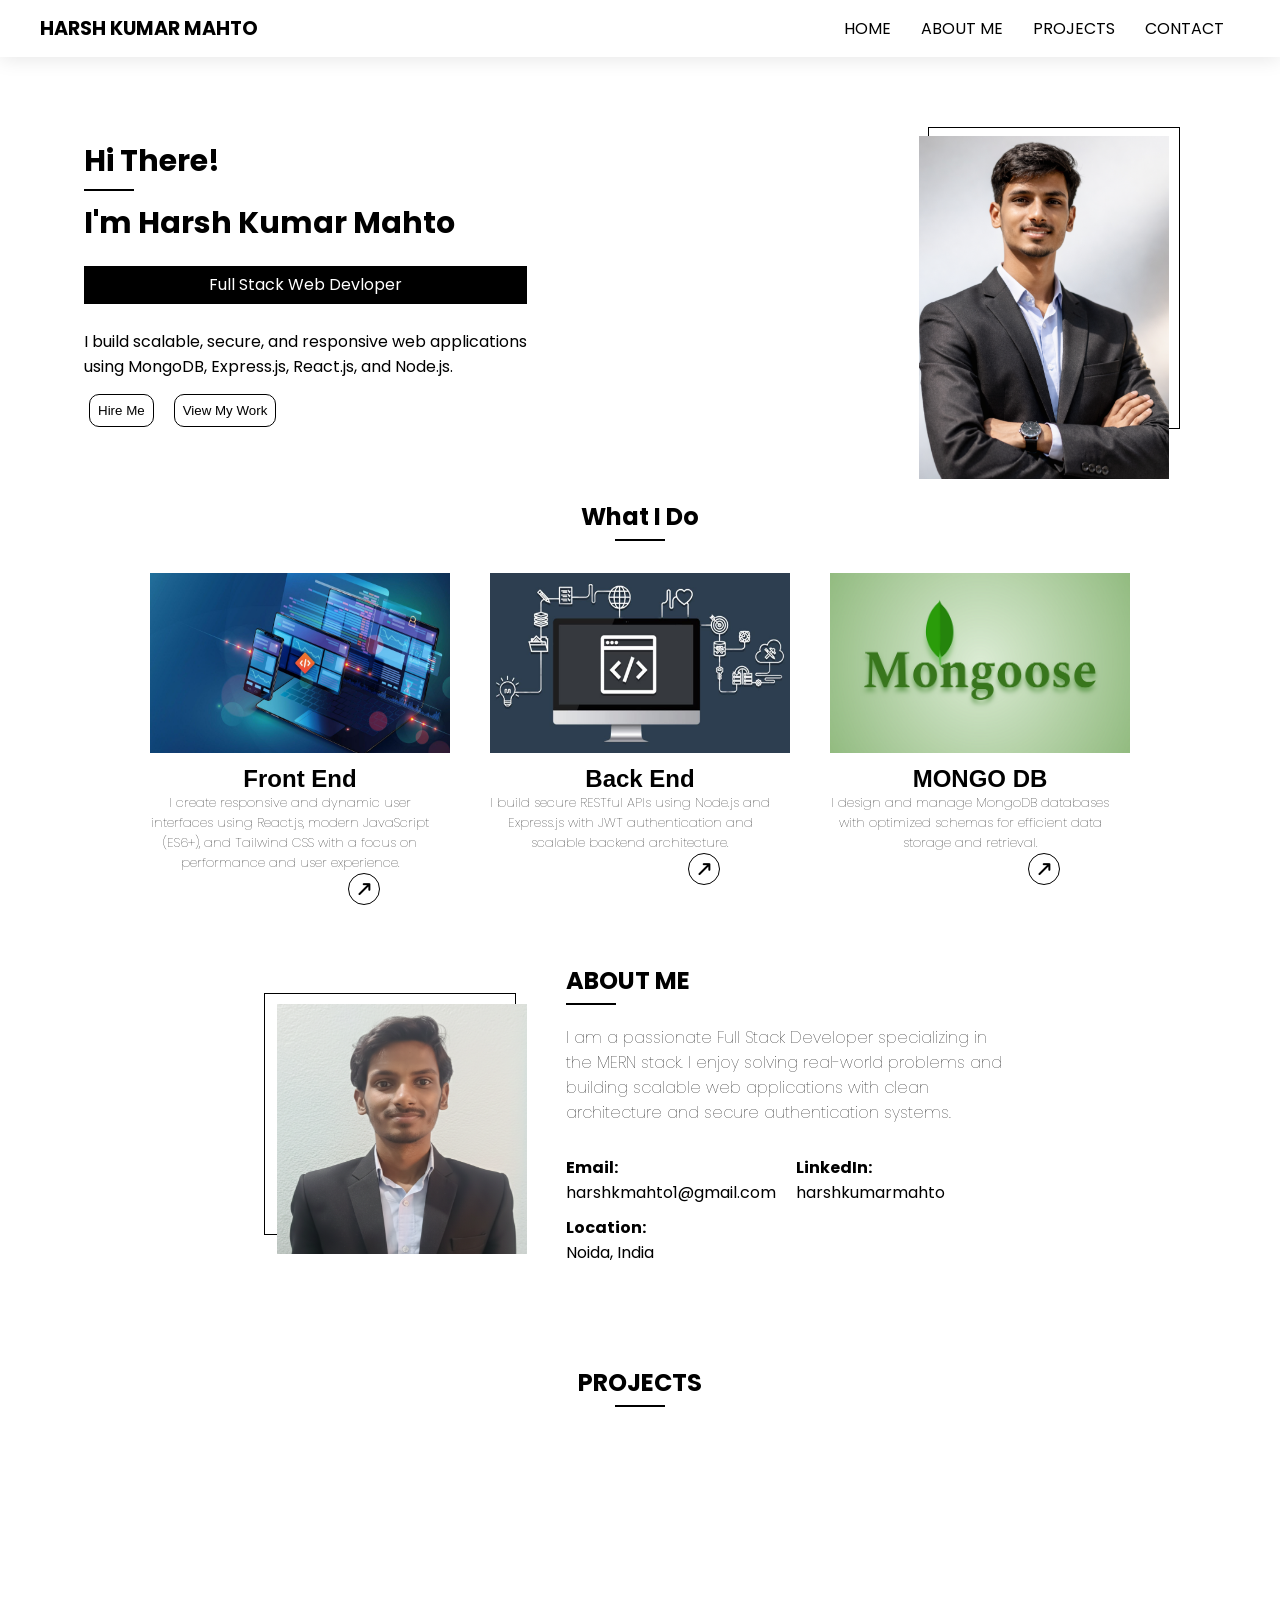
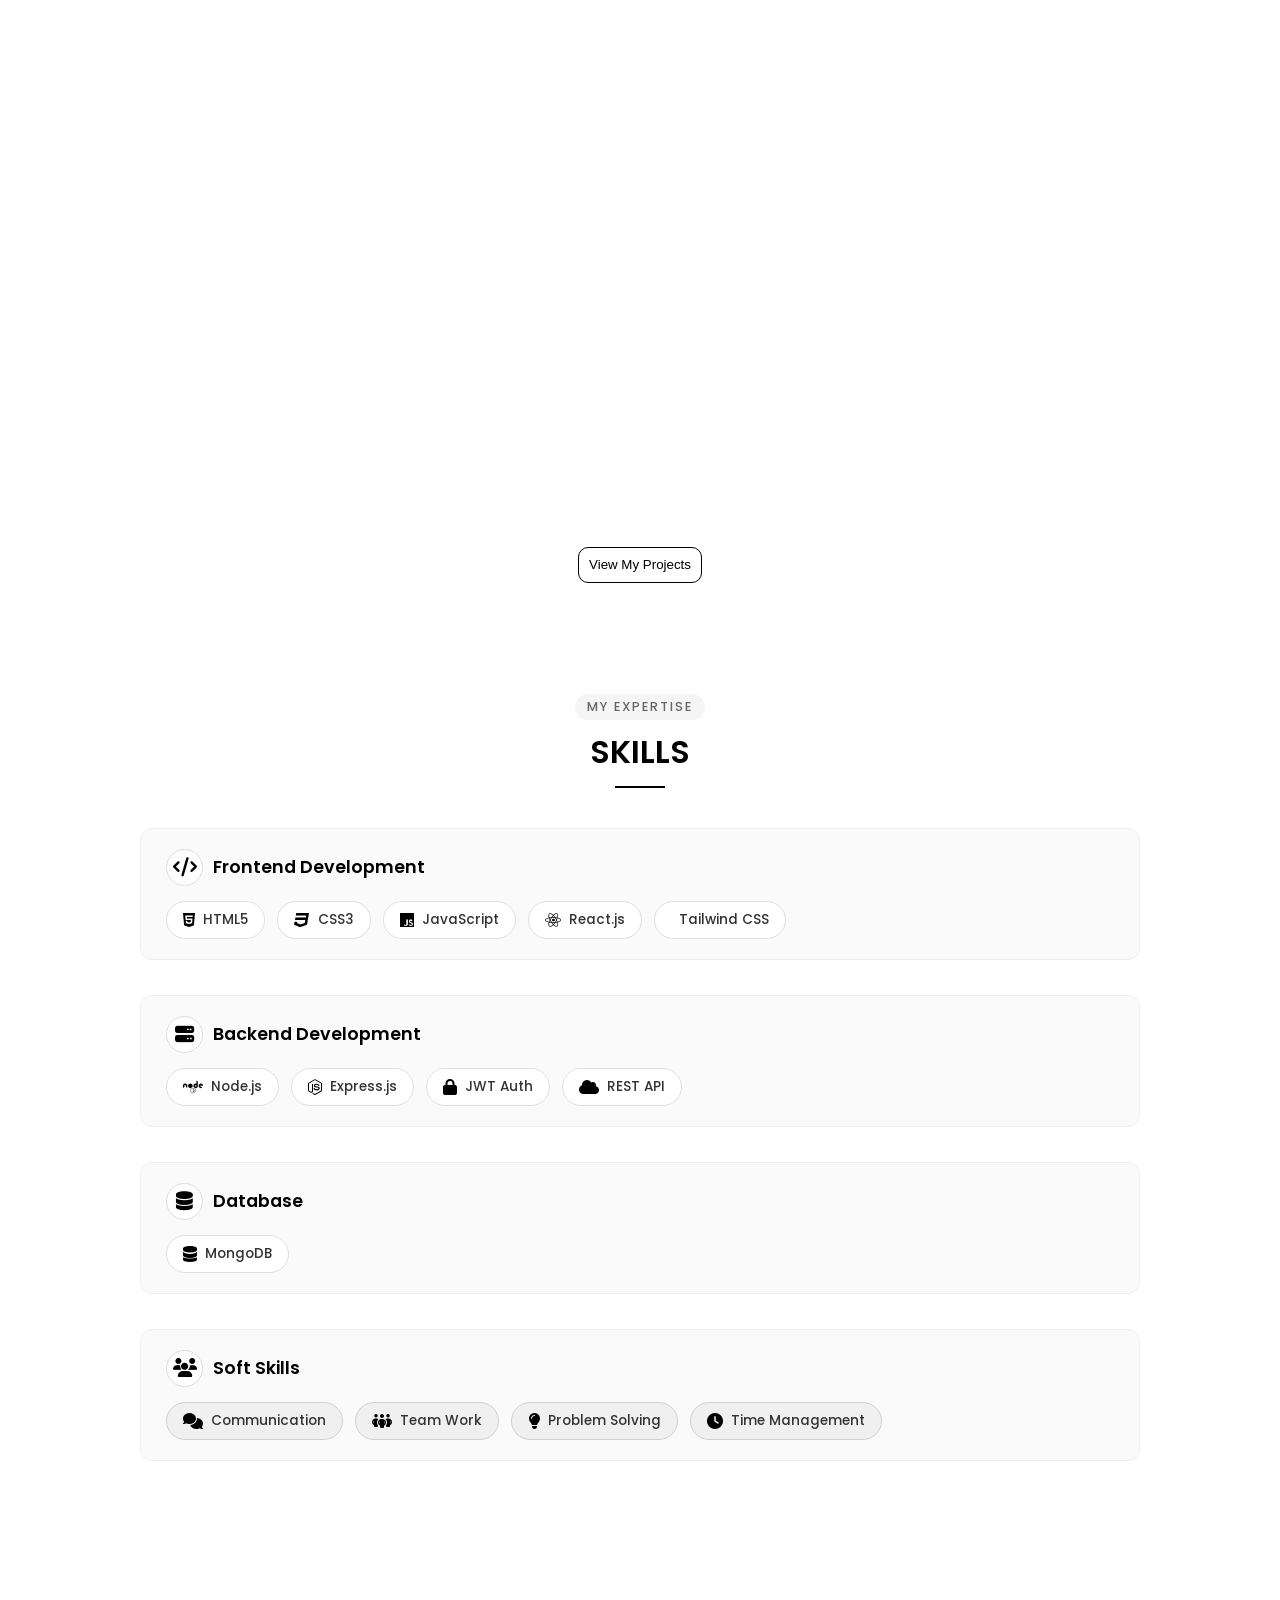
<file: index.html>
<!DOCTYPE html>
<html lang="en">
<head>
    <meta charset="UTF-8">
    <meta name="viewport" content="width=device-width, initial-scale=1.0">
    <title>Harsh Kumar Mahto</title>
    <link rel="stylesheet" href="style.css">
    <link rel="stylesheet" href="https://cdnjs.cloudflare.com/ajax/libs/font-awesome/6.5.1/css/all.min.css">
    <link href="https://fonts.googleapis.com/css2?family=Poppins:wght@300;400;600;700&display=swap" rel="stylesheet">
    <link href="https://unpkg.com/aos@2.3.4/dist/aos.css" rel="stylesheet">
</head>
<body>
    <nav>
        <div class="nav-container">
       <a href="/index.html"> <p id="logo">HARSH KUMAR MAHTO</p> </a>
        <div class="link">
            <a href="/index.html"><p>HOME</p> </a>
           <a href="#about-me"> <p>ABOUT ME</p> </a>
           <a href="/projects.html"> <p>PROJECTS</p> </a>
           <a href="contact.html"> <p>CONTACT</p> </a>
        </div>
        </div>
    </nav>

    <section class="hero" data-aos="fade-in">
        <div class="hero-txt" >
            <div class="name">
               <p class="hero-para">Hi There!</p> 
               <p class="border"></p>
               <p class="hero-para">I'm Harsh Kumar Mahto</p>
            <div id="me">Full Stack Web Devloper</div>  
            </div>
            <div class="me-intro">
          <p >
            I build scalable, secure, and responsive web applications
          </p>  
          <p >
            using MongoDB, Express.js, React.js, and Node.js.
          </p>  
          </div>
        <div class="hero-btn">
            <a href="contact.html"> <button id="hire">Hire Me</button></a>
            <a href="projects.html"> <button id="work">View My Work</button></a>
        </div>  

        </div>
        <div class="hero-img" data-aos="zoom-in">
            <div class="hero-img2">
                <img src="asset/Harsh.png" alt="Harsh">
            </div>
        </div>

    </section>

        <!-- what i do -->

    <section class="do" data-aos="zoom-in">
        <div class="do-container">
        <div class="do-heading">
            <h2>What I Do</h2>
            <p class="do-border"></p>
        </div>
        <div class="do-box">
            <div class="do-box1">
                <img src="asset/frontend-img.jpg" alt="">
                <h2>Front End</h2>
                <p>I create responsive and dynamic user interfaces using React.js, modern JavaScript (ES6+), and Tailwind CSS with a focus on performance and user experience.</p>
                <div class="dobox-arrow">
                    <i class="fa-solid fa-arrow-right-long"></i>
                </div>

            </div>


            <div class="do-box2">
                 <img src="asset/backend.jpg" alt="">
                <h2>Back End</h2>
                <p>I build secure RESTful APIs using Node.js and Express.js with JWT authentication and scalable backend architecture.</p>
                <div class="dobox-arrow">
                    <i class="fa-solid fa-arrow-right-long"></i>
                </div>
            </div>

            <div class="do-box3">
                 <img src="asset/mongo.png" alt="">
                <h2>MONGO DB</h2>
                <p>I design and manage MongoDB databases with optimized schemas for efficient data storage and retrieval.</p>
                <div class="dobox-arrow">
                    <i class="fa-solid fa-arrow-right-long"></i>
                </div>
            </div>
        </div>

        </div>
    </section>

        <!-- About Me -->

    <section class="about" id="about-me">
        <div class="about-img">
            <div class="about-img2">
            <img src="asset/harsh3.png" alt="Harsh">
            </div>
        </div>
        <div class="about-me">
            <div class="about-heading">
                <h2>ABOUT ME</h2>
                <p class="about-border"></p>
            </div>

            <p id="about-para">
                I am a passionate Full Stack Developer specializing in the MERN stack. I enjoy solving real-world problems and building scalable web applications with clean architecture and secure authentication systems.
            </p>
            <div class="about-box">

            <div class="about-box1">
                <h4>Email:</h4>
                <p>
                    <a href="mailto:harshkmahto1@gmail.com">
                        harshkmahto1@gmail.com
                    </a>
                </p>
            </div>

            <div class="about-box2">
                <h4>LinkedIn:</h4>
                <p>
                    <a href="https://linkedin.com/in/harshkumarmahto" target="_blank">
                        harshkumarmahto
                    </a>
                </p>
            </div>

            <div class="about-box3">
                <h4>Location:</h4>
                <p>Noida, India</p>
            </div>

        </div>
        </div>
    </section>

            <!-- Projects -->

    <section class="project" data-aos="fade-in">
        <div class="project-heading">
             <h2>PROJECTS</h2>
             <p class="do-border"></p>
        </div>
        <div class="project-box">
            <!-- 1card -->
            <div class="project-card" data-aos="zoom-in">
                <div class="project-inner">

                    <!-- Front Side -->
                    <div class="project-front">
                        <img src="asset/ecommerce.jpeg" alt="ecommerce">
                        <h2>E-Commerce App</h2>
                    </div>

                    <!-- Back Side -->
                    <div class="project-back">
                        <h3>MERN Stack Project</h3>
                        <p>JWT Auth • Admin Panel • Payment Integration</p>
                     <a href="">   <button>View Live</button> </a>
                    </div>

                </div>
            </div>
             <div class="project-card" data-aos="zoom-in">
                <div class="project-inner">

                    <!-- Front Side -->
                    <div class="project-front">
                        <img src="asset/movies.png" alt="movie-mania">
                        <h2>MOVIE MANIA</h2>
                    </div>

                    <!-- Back Side -->
                    <div class="project-back">
                        <h3>FRONTEND PROJECT</h3>
                        <p>API intigration • Movie Detail • Search and Filter</p>
                       <a href="https://movie-mania-pink.vercel.app/">   <button>View Live</button> </a>
                    </div>

                </div>
            </div>

             <!-- <div class="project-card" data-aos="zoom-in">
                <div class="project-inner">

                    <div class="project-front">
                        <img src="asset/ecommerce.jpeg" alt="ecommerce">
                        <h2>E-Commerce App</h2>
                    </div>

                    <div class="project-back">
                        <h3>MERN Stack Project</h3>
                        <p>JWT Auth • Admin Panel • Payment Integration</p>
                        <a href="">   <button>View Live</button> </a>
                    </div>

                </div>
            </div> -->
            
            <div class="project-card" data-aos="zoom-in">
                <div class="project-inner">

                    <!-- Front Side -->
                    <div class="project-front">
                        <img src="asset/pixora.jpg" alt="pixora">
                        <h2>PIXORA</h2>
                    </div>

                    <!-- Back Side -->
                    <div class="project-back">
                        <h3>MERN Stack Project</h3>
                        <p>JWT Auth • Admin Panel • Payment Integration</p>
                        <a href="https://pixora-mern.vercel.app/">   <button>View Live</button> </a>
                    </div>

                </div>
            </div>
        </div>
        <div class="project-heading">
            <a href="/projects.html">   <button>View My Projects</button> </a>
        </div>
    </section>

            <!-- Skills -->

   

    <!-- Skills Section -->
<section class="skill-section" data-aos="fade-up">
    <div class="skill-header">
        <span class="skill-subtitle">MY EXPERTISE</span>
        <h2>SKILLS </h2>
        <div class="header-border"></div>
    </div>

    <div class="skills-container">

        <!-- Frontend Development -->
        <div class="skill-category">
            <div class="category-title">
                <i class="fa-solid fa-code"></i>
                <h3>Frontend Development</h3>
            </div>
            <div class="skill-grid">
                <div class="skill-item">
                    <i class="fa-brands fa-html5"></i>
                    <span>HTML5</span>
                </div>
                <div class="skill-item">
                    <i class="fa-brands fa-css3"></i>
                    <span>CSS3</span>
                </div>
                <div class="skill-item">
                    <i class="fa-brands fa-js"></i>
                    <span>JavaScript</span>
                </div>
                <div class="skill-item">
                    <i class="fa-brands fa-react"></i>
                    <span>React.js</span>
                </div>
                <div class="skill-item">
                    <i class="fa-brands fa-tailwind-css"></i>
                    <span>Tailwind CSS</span>
                </div>
            </div>
        </div>

        <!-- Backend Development -->
        <div class="skill-category">
            <div class="category-title">
                <i class="fa-solid fa-server"></i>
                <h3>Backend Development</h3>
            </div>
            <div class="skill-grid">
                <div class="skill-item">
                    <i class="fa-brands fa-node"></i>
                    <span>Node.js</span>
                </div>
                <div class="skill-item">
                    <i class="fa-brands fa-node-js"></i>
                    <span>Express.js</span>
                </div>
                <div class="skill-item">
                    <i class="fa-solid fa-lock"></i>
                    <span>JWT Auth</span>
                </div>
                <div class="skill-item">
                    <i class="fa-solid fa-cloud"></i>
                    <span>REST API</span>
                </div>
            </div>
        </div>

        <!-- Database -->
        <div class="skill-category">
            <div class="category-title">
                <i class="fa-solid fa-database"></i>
                <h3>Database</h3>
            </div>
            <div class="skill-grid">
                <div class="skill-item">
                    <i class="fa-solid fa-database"></i>
                    <span>MongoDB</span>
                </div>
               
            </div>
        </div>

        <!-- Soft Skills -->
        <div class="skill-category">
            <div class="category-title">
                <i class="fa-solid fa-users"></i>
                <h3>Soft Skills</h3>
            </div>
            <div class="skill-grid soft-skills">
                <div class="skill-item soft">
                    <i class="fa-solid fa-comments"></i>
                    <span>Communication</span>
                </div>
                <div class="skill-item soft">
                    <i class="fa-solid fa-people-group"></i>
                    <span>Team Work</span>
                </div>
                <div class="skill-item soft">
                    <i class="fa-solid fa-lightbulb"></i>
                    <span>Problem Solving</span>
                </div>
                <div class="skill-item soft">
                    <i class="fa-solid fa-clock"></i>
                    <span>Time Management</span>
                </div>
            </div>
        </div>

    </div>
</section>

    <footer>
        <div class="footer-container" data-aos="zoom-in">
            <div class="footer-left">
                <h1>HARSH KUMAR MAHTO</h1>
                 <div id="me">Full Stack Web Devloper</div> 
                 <p>I build scalable, secure, and responsive web applications 
                    </p>
                    <p>using MongoDB, Express.js, React.js, and Node.js.</p>

            </div>
            <div class="footer-right">
                <div class="mail"><i class="fa-regular fa-envelope"></i>
                <a href="">harskmahto1@gmail.com</a>
                </div>
                <div class="linkedin"><i class="fa-brands fa-linkedin"></i> 
                    <a href="https://linkedin.com/in/harshkumarmahto">harshkmahto</a> 
                </div>
                <div class="git"><i class="fa-brands fa-github"></i>
                <a href="">harshkmahto</a>
            </div>

            </div>
        </div>
    </footer>

    <div class="top">
        <div class="arrow-top">
            <i class="fa-solid fa-angle-up"></i>
        </div>
    </div>
    <script src="https://unpkg.com/aos@2.3.4/dist/aos.js"></script>
<script src="script.js">
  
</script>

</body>
</html>
</file>
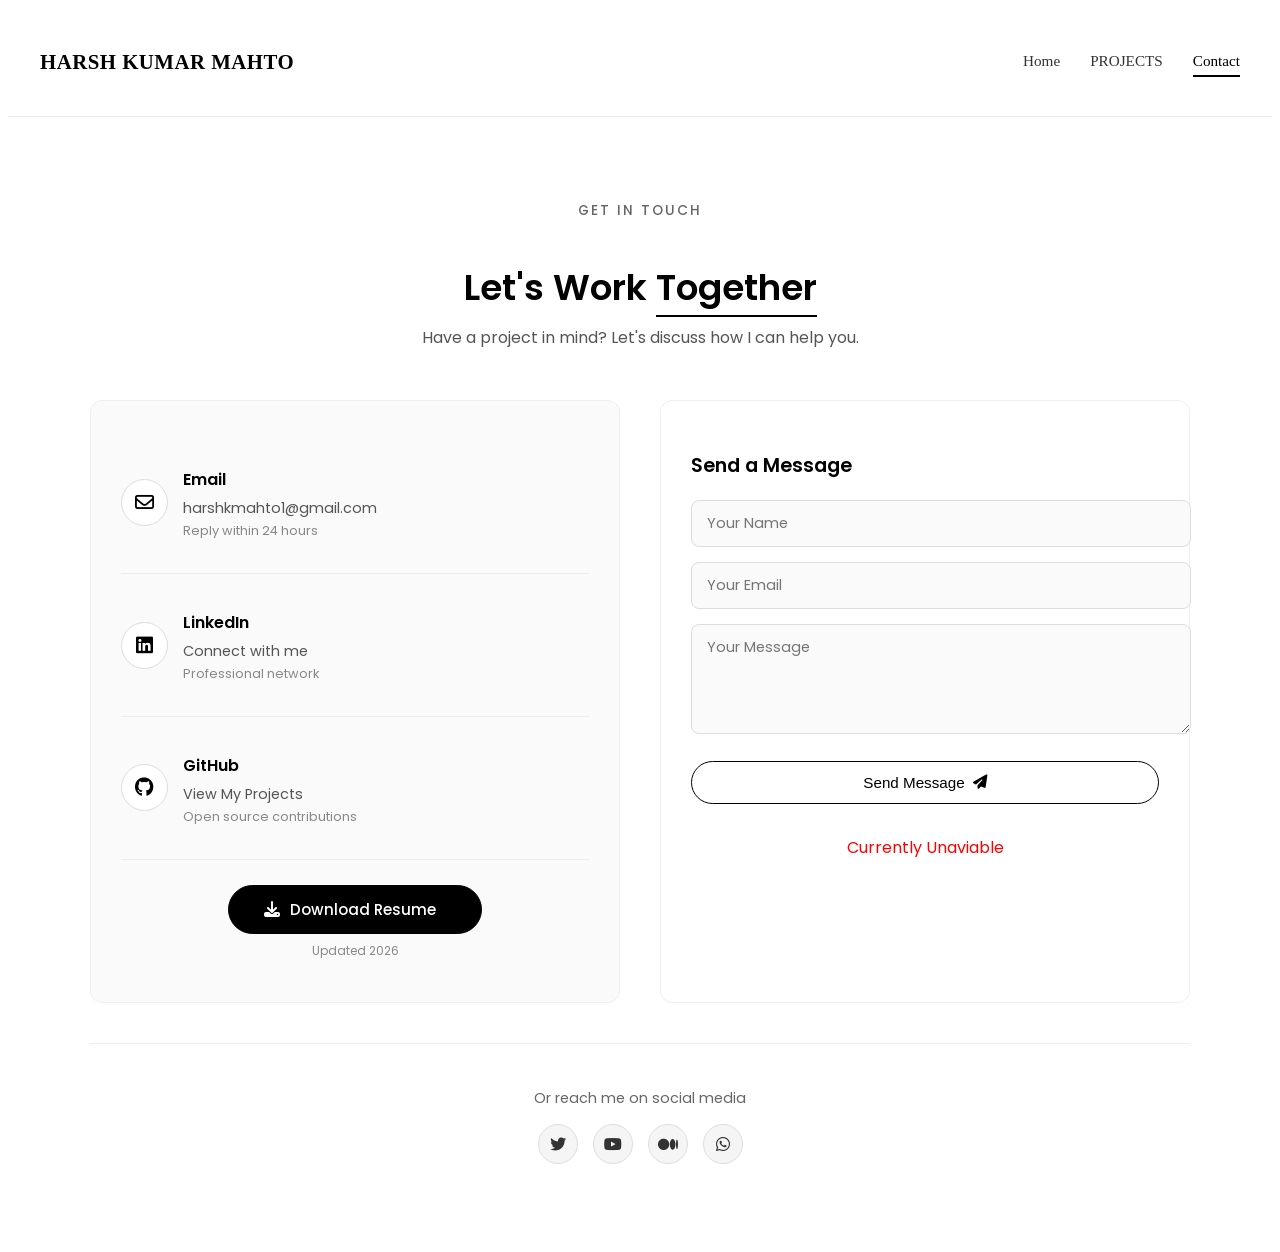
<file: contact.html>
<!DOCTYPE html>
<html lang="en">
<head>
    <meta charset="UTF-8">
    <title>Contact - Harsh Kumar Mahto</title>
    <link rel="stylesheet" href="contact.css">
    <link rel="stylesheet" href="https://cdnjs.cloudflare.com/ajax/libs/font-awesome/6.5.1/css/all.min.css">
    <link href="https://fonts.googleapis.com/css2?family=Poppins:wght@300;400;500;600;700&display=swap" rel="stylesheet">
    <link href="https://unpkg.com/aos@2.3.4/dist/aos.css" rel="stylesheet">
</head>
<body>

    <nav>
        <div class="nav-container">
            <a href="index.html">
                <p id="logo">HARSH KUMAR MAHTO</p>
            </a>
            <div class="link">
                <a href="index.html">Home</a>
                <a href="projects.html">PROJECTS</a>
                <a href="contact.html" class="active">Contact</a>
            </div>
        </div>
    </nav>

    <section class="contact-section" data-aos="fade-up">
        <div class="contact-container">

            <div class="section-header">
                <span class="section-subtitle">GET IN TOUCH</span>
                <h2>Let's Work <span class="highlight">Together</span></h2>
                <p class="section-desc">Have a project in mind? Let's discuss how I can help you.</p>
                <div class="header-border"></div>
            </div>

            <div class="contact-content">
                <!-- Left Side - Contact Info -->
                <div class="contact-info" data-aos="fade-right">
                    <div class="contact-card">
                        <div class="card-icon">
                            <i class="fa-regular fa-envelope"></i>
                        </div>
                        <div class="card-details">
                            <h3>Email</h3>
                            <a href="mailto:harshkmahto1@gmail.com">harshkmahto1@gmail.com</a>
                            <p class="response-time">Reply within 24 hours</p>
                        </div>
                    </div>

                    <div class="contact-card">
                        <div class="card-icon">
                            <i class="fa-brands fa-linkedin"></i>
                        </div>
                        <div class="card-details">
                            <h3>LinkedIn</h3>
                            <a href="https://linkedin.com/in/harshkumarmahto" target="_blank">Connect with me</a>
                            <p class="response-time">Professional network</p>
                        </div>
                    </div>

                    <div class="contact-card">
                        <div class="card-icon">
                            <i class="fa-brands fa-github"></i>
                        </div>
                        <div class="card-details">
                            <h3>GitHub</h3>
                            <a href="https://github.com/harshkmahto" target="_blank">View My Projects</a>
                            <p class="response-time">Open source contributions</p>
                        </div>
                    </div>

                    <!-- Download Resume Button -->
                    <div class="resume-download">
                        <a href="https://drive.google.com/file/d/14fKAZw-QrbLEdLTntDaZyGSt6T5nCrjE/view?usp=drivesdk" download class="resume-btn">
                            <i class="fa-solid fa-download"></i>
                            Download Resume
                            <span class="btn-highlight"></span>
                        </a>
                        <p class="resume-info">  Updated 2026</p>
                    </div>
                </div>

                <!-- Right Side - Quick Contact Form -->
                <div class="quick-contact" data-aos="fade-left">
                    <h3>Send a Message</h3>
                    <form class="contact-form">
                        <div class="form-group">
                            <input type="text" placeholder="Your Name" required>
                            <span class="focus-border"></span>
                        </div>
                        <div class="form-group">
                            <input type="email" placeholder="Your Email" required>
                            <span class="focus-border"></span>
                        </div>
                        <div class="form-group">
                            <textarea rows="4" placeholder="Your Message" required></textarea>
                            <span class="focus-border"></span>
                        </div>
                        <button type="submit" class="send-btn">
                            Send Message
                            <i class="fa-solid fa-paper-plane"></i>
                        </button>
                        <p id="temp-para">Currently Unaviable </p>
                    </form>
                </div>
            </div>

            <!-- Alternative Contact Options -->
            <div class="alt-contact" data-aos="fade-up">
                <p class="alt-text">Or reach me on social media</p>
                <div class="social-links">
                    <a href="https://x.com/harsh_k_mahto" class="social-link" title="Twitter">
                        <i class="fa-brands fa-twitter"></i>
                    </a>
                    <a href="#" class="social-link" title="Instagram">
                        <i class="fa-brands fa-youtube"></i>
                    </a>
                    <a href="#" class="social-link" title="Medium">
                        <i class="fa-brands fa-medium"></i>
                    </a>
                    <a href="#" class="social-link" title="WhatsApp">
                        <i class="fa-brands fa-whatsapp"></i>
                    </a>
                </div>
            </div>

        </div>
    </section>

    <script src="https://unpkg.com/aos@2.3.4/dist/aos.js"></script>
    <script>
        AOS.init({
            duration: 800,
            once: true
        });
    </script>
</body>
</html>
</file>
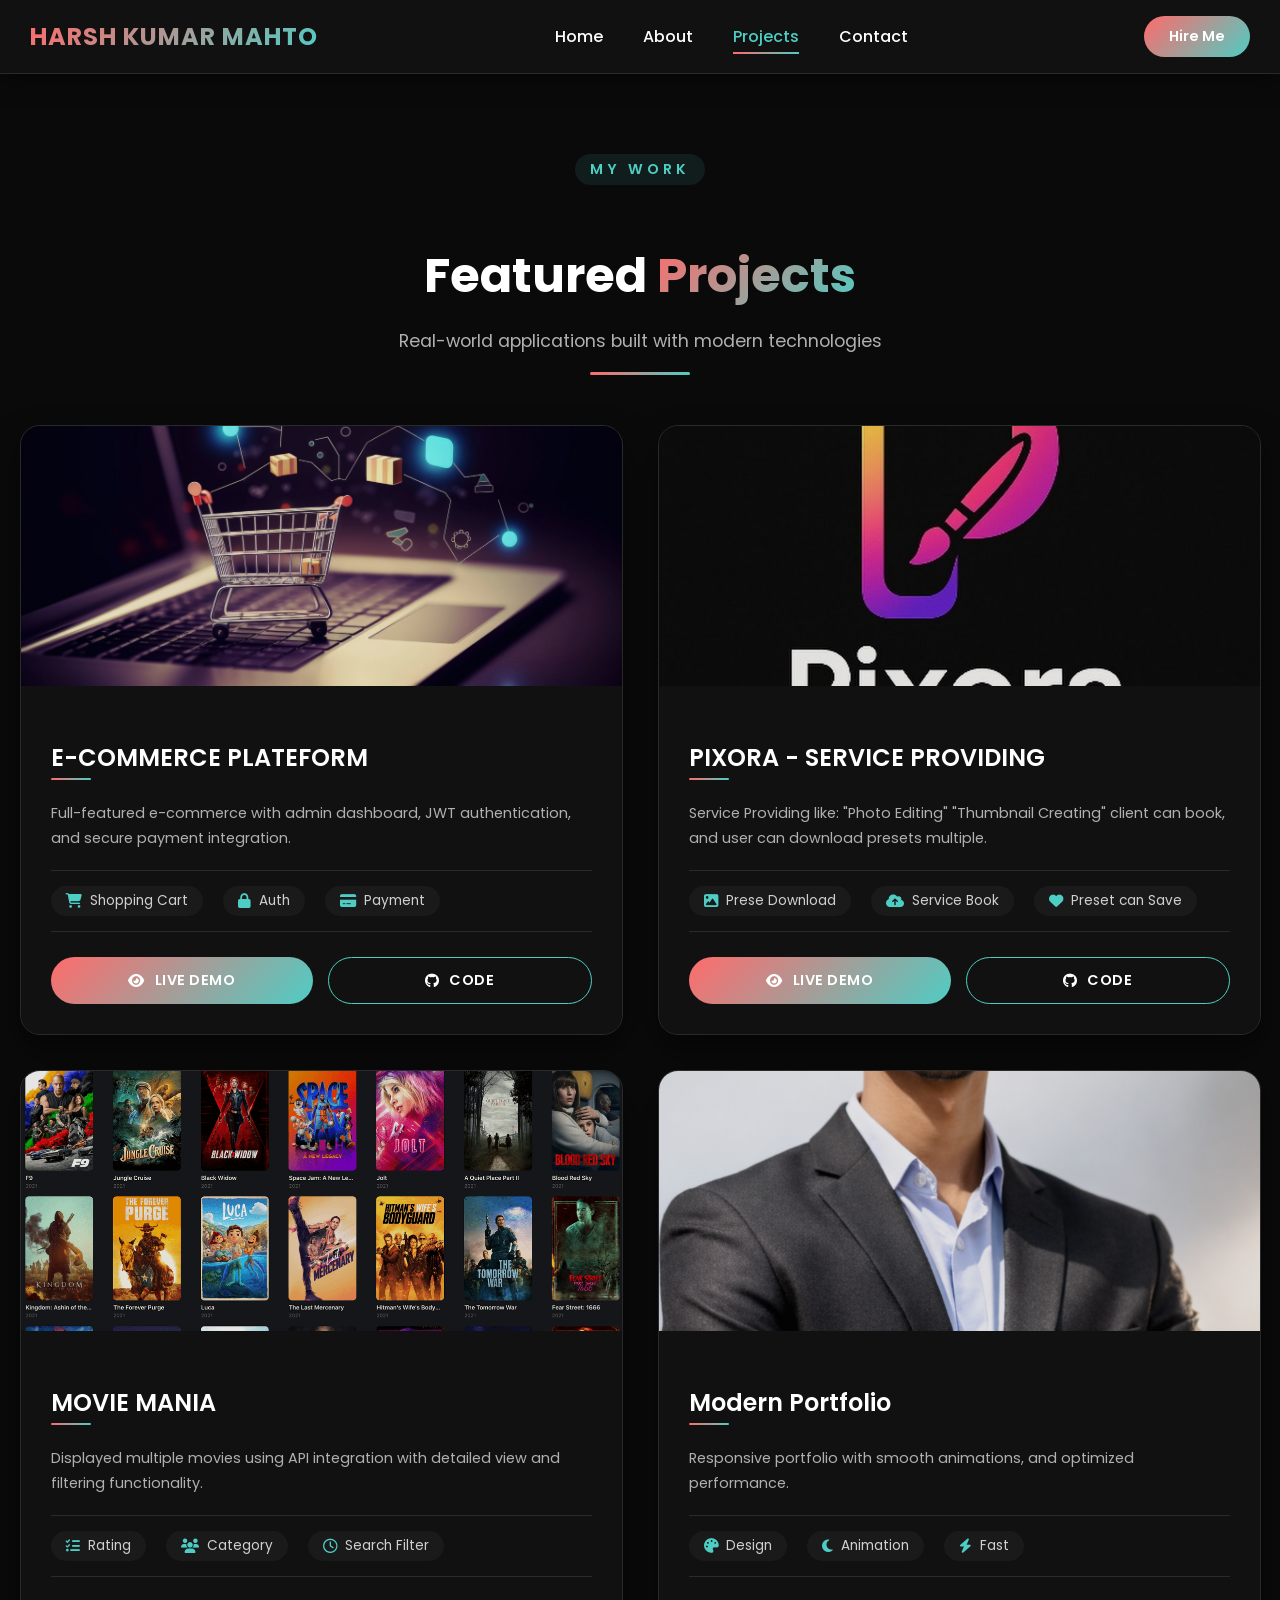
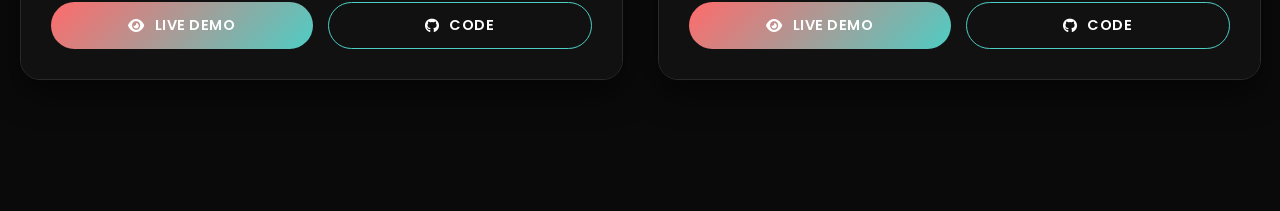
<file: projects.html>
<!DOCTYPE html>
<html lang="en">
<head>
    <meta charset="UTF-8">
    <meta name="viewport" content="width=device-width, initial-scale=1.0">
    <title>Projects - Harsh Kumar Mahto</title>
    <link rel="stylesheet" href="project.css">
    <link rel="stylesheet" href="https://cdnjs.cloudflare.com/ajax/libs/font-awesome/6.5.1/css/all.min.css">
    <link href="https://fonts.googleapis.com/css2?family=Poppins:wght@300;400;500;600;700&display=swap" rel="stylesheet">
</head>
<body>

<!-- Navbar -->
<nav>
    <div class="nav-container">
        <a href="index.html" id="logo">HARSH KUMAR MAHTO</a>
        <div class="link">
            <a href="index.html">Home</a>
            <a href="/index.html#about-me">About</a>
            <a href="projects.html" class="active">Projects</a>
            <a href="contact.html">Contact</a>
        </div>
        <div class="nav-right">
            <a href="#" class="hire-btn">Hire Me</a>
        </div>
    </div>
</nav>

<!-- Projects Section -->
<section class="projects-page">
    <div class="project-header">
        <span class="subtitle">MY WORK</span>
        <h1>Featured <span class="gradient-text">Projects</span></h1>
        <p>Real-world applications built with modern technologies</p>
    </div>

    <div class="projects-grid">

        <!-- Project 1 - E-Commerce -->
        <div class="project-card">
            <div class="project-image">
                <img src="asset/ecommerce.jpeg" alt="E-Commerce Platform">
                <div class="project-overlay">
                    <div class="project-tech">
                        <span>React</span>
                        <span>Node.js</span>
                        <span>MongoDB</span>
                    </div>
                </div>
            </div>

            <div class="project-info">
                <h3>E-COMMERCE PLATEFORM</h3>
                <p class="project-desc">Full-featured e-commerce with admin dashboard, JWT authentication, and secure payment integration.</p>
                <div class="project-features">
                    <span><i class="fa-solid fa-cart-shopping"></i> Shopping Cart</span>
                    <span><i class="fa-solid fa-lock"></i> Auth</span>
                    <span><i class="fa-solid fa-credit-card"></i> Payment</span>
                </div>
                <div class="project-links">
                    <a href="#" class="btn-primary">
                        <i class="fa-solid fa-eye"></i> Live Demo
                    </a>
                    <a href="#" class="btn-secondary">
                        <i class="fa-brands fa-github"></i> Code
                    </a>
                </div>
            </div>
           
        </div>

        <!-- Project 2 - PIXORA -->
        <div class="project-card">
            <div class="project-image">
                <img src="asset/pixora.jpg" alt="PIXORA">
                <div class="project-overlay">
                    <div class="project-tech">
                        <span>React</span>
                        <span>Express</span>
                        <span>MongoDB</span>
                    </div>
                </div>
            </div>
            <div class="project-info">
                <h3>PIXORA - SERVICE PROVIDING</h3>
                <p class="project-desc">Service Providing like: "Photo Editing" "Thumbnail Creating" client can book, and user can download presets multiple.</p>
                <div class="project-features">
                    <span><i class="fa-solid fa-image"></i>Prese Download</span>
                    <span><i class="fa-solid fa-cloud-upload-alt"></i> Service Book</span>
                    <span><i class="fa-solid fa-heart"></i> Preset can Save</span>
                </div>
                <div class="project-links">
                    <a href="https://pixora-mern.vercel.app/" class="btn-primary">
                        <i class="fa-solid fa-eye"></i> Live Demo
                    </a>
                    <a href="https://github.com/harshkmahto/Pixora-Mern_Stack_Project.git" class="btn-secondary">
                        <i class="fa-brands fa-github"></i> Code
                    </a>
                </div>
            </div>
          
        </div>

        <!-- Project 3 - Movie-Mania -->
        <div class="project-card">
            <div class="project-image">
                <img src="asset/movies.png" alt="Movies">
                <div class="project-overlay">
                    <div class="project-tech">
                        <span>Html</span>
                        <span>CSS</span>
                        <span>JavaScript</span>
                    </div>
                </div>
            </div>
            <div class="project-info">
                <h3>MOVIE MANIA</h3>
                <p class="project-desc">
                Displayed multiple movies using API integration with detailed view and filtering functionality.
                </p>            
                    <div class="project-features">
                    <span><i class="fa-solid fa-list-check"></i> Rating</span>
                    <span><i class="fa-solid fa-users"></i> Category</span>
                    <span><i class="fa-regular fa-clock"></i> Search Filter</span>
                </div>
                <div class="project-links">
                    <a href="https://movie-mania-pink.vercel.app/" class="btn-primary">
                        <i class="fa-solid fa-eye"></i> Live Demo
                    </a>
                    <a href="https://github.com/harshkmahto/movie-mania.git" class="btn-secondary">
                        <i class="fa-brands fa-github"></i> Code
                    </a>
                </div>
            </div>
           
        </div>

        <!-- Project 4 - Portfolio -->
        <div class="project-card">
            <div class="project-image">
                <img src="asset/Harsh.png" alt="Portfolio">
                <div class="project-overlay">
                    <div class="project-tech">
                        <span>HTML5</span>
                        <span>CSS3</span>
                        <span>JavaScript</span>
                    </div>
                </div>
            </div>
            <div class="project-info">
                <h3>Modern Portfolio</h3>
                <p class="project-desc">Responsive portfolio with smooth animations, and optimized performance.</p>
                <div class="project-features">
                    <span><i class="fa-solid fa-palette"></i> Design</span>
                    <span><i class="fa-solid fa-moon"></i> Animation</span>
                    <span><i class="fa-solid fa-bolt"></i> Fast</span>
                </div>
                <div class="project-links">
                    <a href="https://harsh-kumar-mahto-portfolio.vercel.app/" class="btn-primary">
                        <i class="fa-solid fa-eye"></i> Live Demo
                    </a>
                    <a href="https://github.com/harshkmahto/portfolio.git" class="btn-secondary">
                        <i class="fa-brands fa-github"></i> Code
                    </a>
                </div>
            </div>
           
        </div>

    </div>

   
</section>

</body>
</html>
</file>
<file: style.css>
*{
    padding: 0;
    margin: 0;
}
body {
    font-family: 'Poppins', sans-serif;
    opacity: 0;
    animation: pageLoad 2s ease forwards;
}

@keyframes pageLoad {
    to {
        opacity: 1;
    }

}
section {
    opacity: 0;
    transform: translateY(40px);
    animation: sectionFade 1s ease forwards;
}

@keyframes sectionFade {
    to {
        opacity: 1;
        transform: translateY(0);
    }
}

            /* Header */
nav {
    background: rgba(255, 255, 255, 0.082);
    backdrop-filter: blur(10px);
    box-shadow: 0 2px 20px rgba(0,0,0,0.1);
    position: sticky;
    top: 0;
    z-index: 500;
    transition: top 0.3s ease;
}
.nav-container{
    display: flex;
    justify-content: space-between;
    align-items: center;
    max-width: 1600px;
    margin: 0 auto;
    padding: 0 20px;
}

nav a{
    text-decoration: none;
}

#logo {
    font-size: larger;
    font-weight: bold;
    margin-left: 20px;
    color: black;

}

.link{
    display: flex;
    gap: 30px;
    padding: 1rem;
    margin-right: 20px;
}
.link p{
    cursor: pointer;
    position: relative;
}
.link p::after{
      content: "";
  position: absolute;
  left: 0;
  bottom: -5px;
  width: 0;
  height: 2px;
  background: black;
  transition: width 0.3s ease-in-out;

}
.link p:hover::after{
    width: 100%;
}

.link a{
    color: black;
}

@media (max-width: 700px) {
    .link{
        display: none;
    }
    
}

            /* Hero */
.hero{
    display: flex;
    justify-content: space-between;
    align-items: center;
    max-width: 1400px;   /* reduce width */
    margin: 40px auto;  /* center horizontally */
    padding: 0 20px;    /* small side spacing */
}

.hero-txt{
    display: flex;
    flex-direction: column;
    margin: 2rem;
    margin-left: 4rem;
    
}
.hero-para{
    font-size: 30px;
    font-weight: bold;
    margin-top: 10px;
}
.border{
    width: 50px;
    height: 2px;
    background: black;
    margin-top: 5px;
}

#me{
    background-color: black;
    color: white;
    justify-content: center;
    align-items: center;
    text-align: center;
    margin-top: 20px;
    margin-bottom: 5px;
    padding: 0.4rem;
}
.me-intro {
    font-size: medium;
    margin-top: 20px;
    margin-bottom: 10px;
} 
.hero-btn{
    display: flex;
    gap: 20px;
    margin-left: 5px;
    margin-top: 5px;
}
.hero-btn button{
    padding: 0.5rem;
    background-color: white;
    border: 1px solid black;
    border-radius: 10px;
    font-family: 'Segoe UI', Tahoma, Geneva, Verdana, sans-serif;
    cursor: pointer;
}
.hero-btn button:hover{
    background-color: black;
    color: white;
}

.hero-img{
    margin: 1rem;
    margin-right: 5rem;
}

.hero-img2 {
    width: 250px;
    height: 300px;
    border: 1px solid black;
    position: relative;
}

.hero-img2 img {
    position: absolute;
    top: 8px;
    left: -10px;   /* move image left */
    width: 250px;
    height: auto;
}

@media (max-width: 768px) {

    .hero {
        flex-direction: column;
        align-items: center;
        text-align: center;
    }

    .hero-txt {
        margin: 1rem;
        margin-left: 0;
        align-items: center;
    }

    .hero-img {
        margin: 2rem 0;
    }

}


                /* What i do */
.do-heading{
    text-align: center;
    align-items: center;

}
.do-border{
    width: 50px;
    height: 2px;
    background: black;
    margin: 5px auto;
}

.do-box{
    display: flex;
    gap: 40px;
    margin: 2rem 0;
    justify-content: center;
    align-items: center;

}
.do-box1{
    max-width: 400px;
    height: 300px;
   
    text-align: center;
    align-items: center;
}
.do-box1 img{
    width: 300px;
    height: 180px;

}

.do-box2{
    max-width: 400px;
    height: 300px;
   
    text-align: center;
    align-items: center;
}
.do-box2 img{
    width: 300px;
    height: 180px;

}

.do-box3{
    max-width: 400px;
    height: 300px;
  
    text-align: center;
    align-items: center;
}
.do-box3 img{
    width: 300px;
    height: 180px;

}

.do-box h2{
    margin-top: 5px;
    font-family: 'Segoe UI', Tahoma, Geneva, Verdana, sans-serif;
    
}
.do-box p{
    max-width: 280px;
    font-size: small;
    font-weight: 100;
}

.dobox-arrow{
    display: flex;
    align-items: center;
    justify-content: center;
    width: 30px;
    height: 30px;
    border-radius: 50%;
    border: 1px solid black;
    position: relative;
    top: 0;
    right: -198px;
    
}
.dobox-arrow i{
    font-size: medium;
    font-weight: bold;
    transform: rotate(-45deg);
  

}
.dobox-arrow i:hover{
    font-size: larger;
    transform: rotate(360deg);
    cursor: pointer;
}

@media (max-width:700px){
    .do-box{
        display: flex;
        flex-direction: column;
        max-height: 1100px;
    }
}

                /* About me */
.about{
    display: flex;
    align-items: center;
    justify-content: center;  /* change from space-between */
    gap: 50px;
    max-width: 1100px;
    margin: 40px auto;
    margin-top: 90px;
}

.about-img{
    width: 250px;
    height: 240px;
    border: 1px solid black;
    position: relative;   /* important */
}

.about-img2{
    width: 300px;
    height: 300px;
    margin-top: 8px;
    margin-right: 8px;
}
.about-img img{
    position: absolute;
    top: 10px;
    left: 12px;
    width: 250px;
    height: 250px;
    
}
.about-border{
    width: 50px;
    height: 2px;
    background: black;
    margin-top: 5px;
}
#about-para{
    margin-top: 20px;
    width: 450px;
    font-size: medium;
    font-weight: 100;
    margin-bottom: 10px;
}

.about-box{
    display: grid;
    grid-template-columns: 1fr 1fr;
    gap: 10px;
    margin-top: 30px;
}
.about-box a{
    text-decoration: none;
    color: black;
}

@media (max-width: 768px){
    .about{
        flex-direction: column;
        text-align: center;
        
    }
    .about-me{
        margin-top: 20px;
        max-width: 600px;
    }
    .about-border{
          width: 50px;
    height: 2px;
    background: black;
    margin: 5px auto;
    }
}

            /* Projects */

.project{
    margin-top: 100px;
    
}
.project-heading{
    text-align: center;
    
}
.project-box{
    display: grid;
    grid-template-columns: repeat(2, 1fr);
    gap: 40px;

    max-width: 1100px;
    margin: 60px auto;
}

.project-box img{
    width: 400px;
    height: 250px;
    object-fit: cover;

}
.project-box h2{
    text-align: center;
    margin-top: 10px;
}
.project button{
    background-color: white;
    padding: 0.6rem;
    border: 1px solid black;
    border-radius: 10px;
    cursor: pointer;
}
.project button:hover{
    background-color: black;
    color: white;
    border: 1px solid white;

}




.project-card {
    width: 400px;
    height: 290px;
    perspective: 1000px;
}

.project-inner {
    width: 100%;
    height: 100%;
    position: relative;
    transition: transform 0.8s;
    transform-style: preserve-3d;
}

.project-card:hover .project-inner {
    transform: rotateY(180deg);
}

/* Front + Back Common */
.project-front,
.project-back {
    position: absolute;
    width: 100%;
    height: 100%;
    backface-visibility: hidden;
    border: 1px solid black;
    display: flex;
    flex-direction: column;
    justify-content: center;
    align-items: center;
}

/* Front */
.project-front img {
    width: 400px;
    height: 250px;
    object-fit: cover;
}

/* Back */
.project-back {
    background-color: black;
    color: white;
    transform: rotateY(180deg);
    text-align: center;
    padding: 20px;
}

.project-back button {
    margin-top: 15px;
    padding: 0.5rem 1rem;
    border: none;
    cursor: pointer;
}

.project-back h3,
.project-back p,
.project-back button {
    opacity: 0;
    transform: translateY(20px);
    transition: 0.5s ease;
}

.project-card:hover .project-back h3 {
    opacity: 1;
    transform: translateY(0);
    transition-delay: 0.3s;
}

.project-card:hover .project-back p {
    opacity: 1;
    transform: translateY(0);
    transition-delay: 0.5s;
}

.project-card:hover .project-back button {
    opacity: 1;
    transform: translateY(0);
    transition-delay: 0.7s;
}

@media (max-width:700px) {
    .project-box{
        grid-template-columns: 1fr ;
        margin: 20px;
        padding: 2rem;
    }
}    

            /* Skills */
.skill{
    margin-top: 50px;
}
.skill-heading{
    text-align: center;
}
.skill-container{
    display: flex;
    gap: 20px;
    max-width: 1200px;
    margin: 40px auto; 
    overflow-x: auto;
    scroll-behavior: smooth;
    padding: 10px;
    align-items: center;
    justify-content: center;
    
}
.skill-container::-webkit-scrollbar{
    display: none;
}
.skills{
    
    width: 150px;
    height: 90px;
    flex-shrink: 0;
    border: 1px solid black;
    display: flex;
    flex-direction: column;
    justify-content: center;
    gap: 7px;
    
}
.skills i{
    font-size: larger;
}
.skill-arrow{
    display: flex;
    justify-content: space-between;
  
    margin: -110px auto 0;
}

.skill-left{
  
    background: rgba(192, 197, 197, 0.384);
    backdrop-filter: 20px;
    padding: 0.6rem;
    width: 20px;
    border-radius: 30%;
    text-align: center;
    font-size: larger;
    cursor: pointer;
}

.skill-right{
     background: rgba(192, 197, 197, 0.692);
    backdrop-filter: 20px;
    width: 20px;
    border-radius: 30%;
    text-align: center;
    font-size: larger;
    cursor: pointer;
}

/* New Skills Section */
.skill-section {
    padding: 60px 20px;
    background: #ffffff;
    margin-top: 50px;
}

.skill-header {
    text-align: center;
    margin-bottom: 40px;
}

.skill-subtitle {
    display: inline-block;
    font-size: 0.8rem;
    font-weight: 500;
    letter-spacing: 2px;
    color: #666;
    margin-bottom: 8px;
    text-transform: uppercase;
    background: #f5f5f5;
    padding: 4px 12px;
    border-radius: 20px;
}

.skill-header h2 {
    font-size: 32px;
    font-weight: 600;
    margin-bottom: 10px;
    color: #000;
}

.skill-header .highlight {
    border-bottom: 2px solid #000;
    padding-bottom: 2px;
}

.header-border {
    width: 50px;
    height: 2px;
    background: #000;
    margin: 0 auto;
}

.skills-container {
    max-width: 1000px;
    margin: 0 auto;
    display: flex;
    flex-direction: column;
    gap: 35px;
}

.skill-category {
    background: #fafafa;
    padding: 20px 25px;
    border-radius: 12px;
    border: 1px solid #eee;
}

.category-title {
    display: flex;
    align-items: center;
    gap: 10px;
    margin-bottom: 15px;
}

.category-title i {
    font-size: 1.2rem;
    color: #000;
    background: #fff;
    width: 35px;
    height: 35px;
    border-radius: 50%;
    display: flex;
    align-items: center;
    justify-content: center;
    border: 1px solid #ddd;
}

.category-title h3 {
    font-size: 1.1rem;
    font-weight: 600;
    color: #000;
}

.skill-grid {
    display: flex;
    flex-wrap: wrap;
    gap: 12px;
}

.skill-item {
    display: flex;
    align-items: center;
    gap: 8px;
    background: #fff;
    padding: 8px 16px;
    border-radius: 30px;
    border: 1px solid #e0e0e0;
    transition: all 0.3s ease;
    cursor: default;
}

.skill-item i {
    font-size: 1rem;
    color: #000;
}

.skill-item span {
    font-size: 0.85rem;
    font-weight: 500;
    color: #333;
}

.skill-item:hover {
    background: #000;
    border-color: #000;
    transform: translateY(-2px);
    box-shadow: 0 5px 15px rgba(0, 0, 0, 0.1);
}

.skill-item:hover i,
.skill-item:hover span {
    color: #fff;
}

/* Soft skills different style */
.skill-item.soft {
    background: #f0f0f0;
    border-color: #d0d0d0;
}

.skill-item.soft:hover {
    background: #333;
}

/* Responsive */
@media (max-width: 768px) {
    .skill-section {
        padding: 40px 15px;
    }
    
    .skill-header h2 {
        font-size: 28px;
    }
    
    .skill-category {
        padding: 15px 20px;
    }
    
    .skill-item {
        padding: 6px 12px;
    }
    
    .skill-item span {
        font-size: 0.8rem;
    }
}

@media (max-width: 480px) {
    .skill-grid {
        gap: 8px;
    }
    
    .skill-item {
        padding: 5px 10px;
    }
    
    .category-title h3 {
        font-size: 1rem;
    }
}

footer{
   
    margin-top: 90px;
}

.footer-container{
    display: flex;
    align-items: center;
    justify-content: space-between;
    max-width: 1200px;
    margin: 65px auto;
   
}

.footer-left h1{
    font-size: large;

}
.footer-left p{
    font-size: small;
    font-weight: 100;
}
.footer-right a{
   text-decoration: none;
   color: black;
   font-size: large;
   margin-left: 8px;
   margin-top: 8px;
   position: relative;


}
.footer-right a::after{
    content: "";
    position: absolute;
    left: 0;
    top: 25px;
    background: black;
    width: 0;
    height: 2px;
      transition: width 0.3s ease-in-out;


}
.footer-right a:hover::after {
    width: 100%;
}
.footer-right i{
    font-size: larger;
}

@media (max-width:700px){
    .footer-container{
        flex-direction: column;
        gap: 40px;
    }
}

/* top */
/* Scroll to Top Button */
.top {
    position: fixed;
    bottom: 30px;
    right: 30px;
    width: 45px;
    height: 45px;
    background: rgba(0,0,0,0.7);
    color: white;
    display: flex;
    justify-content: center;
    align-items: center;
    border-radius: 50%;
    cursor: pointer;
    opacity: 0;
    visibility: hidden;
    transition: 0.3s ease;
    z-index: 1000;
}

.top.show {
    opacity: 1;
    visibility: visible;
}

.top:hover {
    background: black;
}
</file>
<file: contact.css>
/* Navbar Styles */
nav {
    background: #ffffff;
    padding: 1rem 0;
    position: sticky;
    top: 0;
    z-index: 1000;
    border-bottom: 1px solid #eaeaea;
}

.nav-container {
    display: flex;
    justify-content: space-between;
    align-items: center;
    max-width: 1200px;
    margin: 0 auto;
    padding: 0 20px;
}

#logo {
    font-size: 1.3rem;
    font-weight: 600;
    color: #000;
    text-decoration: none;
    letter-spacing: 0.5px;
}

.link {
    display: flex;
    gap: 30px;
}

.link a, .nav-container a {
    color: #333;
    text-decoration: none;
    font-weight: 500;
    font-size: 0.95rem;
    transition: color 0.3s ease;
    padding: 5px 0;
}

.link a:hover,
.link a.active {
    color: #000;
    border-bottom: 2px solid #000;
}

/* Contact Section */
.contact-section {
    padding: 80px 20px;
    background: #fff;
    font-family: 'Poppins', sans-serif;
}

.contact-container {
    max-width: 1100px;
    margin: 0 auto;
}

/* Header */
.section-header {
    text-align: center;
    margin-bottom: 50px;
}

.section-subtitle {
    display: inline-block;
    font-size: 0.85rem;
    font-weight: 500;
    letter-spacing: 2px;
    color: #666;
    margin-bottom: 10px;
    text-transform: uppercase;
}

.section-header h2 {
    font-size: 36px;
    font-weight: 600;
    margin-bottom: 10px;
    color: #000;
}

.section-header .highlight {
    border-bottom: 2px solid #000;
    padding-bottom: 2px;
}

.section-desc {
    color: #555;
    font-size: 1rem;
    max-width: 500px;
    margin: 0 auto;
}

/* Contact Grid */
.contact-content {
    display: grid;
    grid-template-columns: 1fr 1fr;
    gap: 40px;
    margin-bottom: 40px;
}

/* Left Side - Contact Cards */
.contact-info {
    background: #fafafa;
    padding: 30px;
    border-radius: 12px;
    border: 1px solid #eee;
}

.contact-card {
    display: flex;
    align-items: center;
    gap: 15px;
    padding: 20px 0;
    border-bottom: 1px solid #eee;
}

.contact-card:last-child {
    border-bottom: none;
}

.card-icon {
    width: 45px;
    height: 45px;
    background: #fff;
    border-radius: 50%;
    display: flex;
    align-items: center;
    justify-content: center;
    font-size: 1.2rem;
    color: #000;
    border: 1px solid #ddd;
}

.card-details h3 {
    font-size: 1rem;
    font-weight: 600;
    margin-bottom: 3px;
    color: #000;
}

.card-details a {
    color: #555;
    text-decoration: none;
    font-size: 0.9rem;
    transition: color 0.3s ease;
}

.card-details a:hover {
    color: #000;
}

.response-time {
    font-size: 0.8rem;
    color: #888;
    margin-top: 2px;
}

/* Resume Button */
.resume-download {
    margin-top: 25px;
    text-align: center;
}

.resume-btn {
    display: inline-flex;
    align-items: center;
    gap: 10px;
    background: #000;
    color: #fff;
    text-decoration: none;
    padding: 12px 35px;
    border-radius: 30px;
    font-weight: 500;
    font-size: 0.95rem;
    transition: all 0.3s ease;
    border: 1px solid #000;
}

.resume-btn:hover {
    background: #fff;
    color: #000;
}

.resume-btn i {
    font-size: 1rem;
}

.resume-info {
    font-size: 0.75rem;
    color: #888;
    margin-top: 8px;
}

/* Right Side - Contact Form */
.quick-contact {
    background: #fff;
    padding: 30px;
    border-radius: 12px;
    border: 1px solid #eee;
}

.quick-contact h3 {
    font-size: 1.2rem;
    font-weight: 600;
    margin-bottom: 20px;
    color: #000;
}

.contact-form {
    display: flex;
    flex-direction: column;
    gap: 15px;
}

.form-group input,
.form-group textarea {
    width: 100%;
    padding: 12px 15px;
    border: 1px solid #ddd;
    border-radius: 8px;
    font-family: 'Poppins', sans-serif;
    font-size: 0.9rem;
    transition: all 0.3s ease;
    background: #fafafa;
}

.form-group input:focus,
.form-group textarea:focus {
    outline: none;
    border-color: #000;
    background: #fff;
}

.send-btn {
    background: #fff;
    color: #000;
    border: 1px solid #000;
    padding: 12px 25px;
    border-radius: 30px;
    font-weight: 500;
    font-size: 0.95rem;
    cursor: not-allowed;
    transition: all 0.3s ease;
    display: flex;
    align-items: center;
    justify-content: center;
    gap: 8px;
    margin-top: 5px;
}

.send-btn:hover {
    background: #000;
    color: #fff;
}

.send-btn i {
    font-size: 0.9rem;
}
#temp-para{
    text-align: center;
    color: red;
}

/* Social Links */
.alt-contact {
    text-align: center;
    margin-top: 40px;
    padding-top: 30px;
    border-top: 1px solid #eee;
}

.alt-text {
    color: #666;
    font-size: 0.9rem;
    margin-bottom: 15px;
}

.social-links {
    display: flex;
    gap: 15px;
    justify-content: center;
}

.social-link {
    width: 38px;
    height: 38px;
    background: #f5f5f5;
    border-radius: 50%;
    display: flex;
    align-items: center;
    justify-content: center;
    color: #333;
    text-decoration: none;
    transition: all 0.3s ease;
    border: 1px solid #ddd;
}

.social-link:hover {
    background: #000;
    color: #fff;
    border-color: #000;
}

/* Responsive */
@media (max-width: 768px) {
    .nav-container {
        flex-direction: column;
        gap: 10px;
    }
    
    .link {
        gap: 20px;
    }
    
    .contact-content {
        grid-template-columns: 1fr;
        gap: 30px;
    }
    
    .section-header h2 {
        font-size: 30px;
    }
    
    .contact-info,
    .quick-contact {
        padding: 25px;
    }
}

@media (max-width: 480px) {
    .contact-section {
        padding: 60px 15px;
    }
    
    .contact-card {
        flex-direction: column;
        text-align: center;
    }
    
    .card-icon {
        margin: 0 auto;
    }
    
    .link {
        flex-wrap: wrap;
        justify-content: center;
        gap: 15px;
    }
    
    .social-links {
        gap: 10px;
        flex-wrap: wrap;
    }
}
</file>
<file: project.css>
body {
    font-family: 'Poppins', sans-serif;
    background: #0a0a0a;
    margin: 0;
    padding: 0;
    color: #ffffff;
    min-height: 100vh;
}

/* Navbar Styles */
nav {
    background: #111111;
    padding: 1rem 0;
    position: sticky;
    top: 0;
    z-index: 1000;
    border-bottom: 1px solid #2a2a2a;
    box-shadow: 0 5px 20px rgba(0, 0, 0, 0.5);
}

.nav-container {
    display: flex;
    justify-content: space-between;
    align-items: center;
    max-width: 1400px;
    margin: 0 auto;
    padding: 0 30px;
}

#logo {
    font-size: 1.5rem;
    font-weight: 700;
    color: #ffffff;
    text-decoration: none;
    letter-spacing: 1px;
    background: linear-gradient(135deg, #ff6b6b, #4ecdc4);
    -webkit-background-clip: text;
    -webkit-text-fill-color: transparent;
    transition: all 0.3s ease;
}

#logo:hover {
    transform: scale(1.05);
}

.link {
    display: flex;
    gap: 40px;
}

.link a {
    color: #ffffff;
    text-decoration: none;
    font-weight: 500;
    font-size: 1rem;
    transition: color 0.3s ease;
    position: relative;
    padding: 5px 0;
}

.link a.active {
    color: #4ecdc4;
}

.link a.active::after {
    width: 100%;
}

.link a:hover {
    color: #4ecdc4;
}

.link a::after {
    content: '';
    position: absolute;
    bottom: 0;
    left: 0;
    width: 0;
    height: 2px;
    background: linear-gradient(90deg, #ff6b6b, #4ecdc4);
    transition: width 0.3s ease;
}

.link a:hover::after {
    width: 100%;
}

.nav-right .hire-btn {
    background: linear-gradient(135deg, #ff6b6b, #4ecdc4);
    color: #ffffff;
    text-decoration: none;
    padding: 10px 25px;
    border-radius: 30px;
    font-weight: 600;
    font-size: 0.9rem;
    transition: all 0.3s ease;
    border: none;
    display: inline-block;
}

.nav-right .hire-btn:hover {
    transform: translateY(-3px);
    box-shadow: 0 10px 20px rgba(78, 205, 196, 0.3);
}

/* Projects Page Main Container */
.projects-page {
    padding: 80px 20px;
    max-width: 1400px;
    margin: 0 auto;
    background: #0a0a0a;
}

/* Header Section */
.project-header {
    text-align: center;
    margin-bottom: 70px;
    position: relative;
}

.project-header::after {
    content: '';
    position: absolute;
    bottom: -20px;
    left: 50%;
    transform: translateX(-50%);
    width: 100px;
    height: 3px;
    background: linear-gradient(90deg, #ff6b6b, #4ecdc4);
    border-radius: 2px;
}

.subtitle {
    display: inline-block;
    font-size: 0.9rem;
    font-weight: 600;
    letter-spacing: 4px;
    color: #4ecdc4;
    margin-bottom: 15px;
    text-transform: uppercase;
    background: rgba(78, 205, 196, 0.1);
    padding: 5px 15px;
    border-radius: 30px;
}

.project-header h1 {
    font-size: 48px;
    font-weight: 700;
    margin-bottom: 15px;
    color: #ffffff;
}

.gradient-text {
    background: linear-gradient(135deg, #ff6b6b, #4ecdc4);
    -webkit-background-clip: text;
    -webkit-text-fill-color: transparent;
    background-clip: text;
}

.project-header p {
    color: #b0b0b0;
    font-size: 1.1rem;
    max-width: 600px;
    margin: 0 auto;
    line-height: 1.6;
}

/* Projects Grid Layout */
.projects-grid {
    display: grid;
    grid-template-columns: repeat(2, 1fr);
    gap: 35px;
    margin-bottom: 50px;
}

/* Project Card */
.project-card {
    background: #111111;
    border-radius: 20px;
    overflow: hidden;
    transition: all 0.4s cubic-bezier(0.175, 0.885, 0.32, 1.275);
    border: 1px solid #2a2a2a;
    box-shadow: 0 15px 30px rgba(0, 0, 0, 0.5);
    position: relative;
}

.project-card::before {
    content: '';
    position: absolute;
    top: 0;
    left: 0;
    right: 0;
    height: 3px;
    background: linear-gradient(90deg, #ff6b6b, #4ecdc4);
    transform: scaleX(0);
    transition: transform 0.4s ease;
    z-index: 2;
}

.project-card:hover::before {
    transform: scaleX(1);
}

.project-card:hover {
    transform: translateY(-15px);
    border-color: #4ecdc4;
    box-shadow: 0 25px 50px rgba(78, 205, 196, 0.2);
}

/* Project Image Container */
.project-image {
    position: relative;
    overflow: hidden;
    height: 260px;
}

.project-image img {
    width: 100%;
    height: 100%;
    object-fit: cover;
    transition: transform 0.8s ease;
    filter: brightness(0.9);
}

.project-card:hover .project-image img {
    transform: scale(1.15);
    filter: brightness(1);
}

/* Image Overlay */
.project-overlay {
    position: absolute;
    top: 0;
    left: 0;
    right: 0;
    bottom: 0;
    background: linear-gradient(to bottom, transparent 0%, rgba(0, 0, 0, 0.95) 100%);
    display: flex;
    align-items: flex-end;
    padding: 25px;
    opacity: 0;
    transition: opacity 0.4s ease;
}

.project-card:hover .project-overlay {
    opacity: 1;
}

/* Technology Tags */
.project-tech {
    display: flex;
    gap: 12px;
    flex-wrap: wrap;
}

.project-tech span {
    background: rgba(255, 255, 255, 0.15);
    backdrop-filter: blur(5px);
    padding: 6px 16px;
    border-radius: 30px;
    font-size: 0.75rem;
    font-weight: 600;
    color: #ffffff;
    border: 1px solid rgba(255, 255, 255, 0.2);
    letter-spacing: 0.5px;
    text-transform: uppercase;
    cursor: default;
}

.project-tech span:hover {
    background: #4ecdc4;
    color: #111111;
    border-color: #4ecdc4;
    transform: translateY(-2px);
}

/* Project Info Section */
.project-info {
    padding: 30px;
    background: #111111;
}

.project-info h3 {
    font-size: 1.5rem;
    font-weight: 600;
    margin-bottom: 12px;
    color: #ffffff;
    position: relative;
    display: inline-block;
}

.project-info h3::after {
    content: '';
    position: absolute;
    bottom: -5px;
    left: 0;
    width: 40px;
    height: 2px;
    background: linear-gradient(90deg, #ff6b6b, #4ecdc4);
    border-radius: 2px;
}

.project-desc {
    font-size: 0.9rem;
    color: #b0b0b0;
    margin-bottom: 20px;
    line-height: 1.7;
}

/* Features List */
.project-features {
    display: flex;
    gap: 20px;
    margin-bottom: 25px;
    flex-wrap: wrap;
    padding: 15px 0;
    border-top: 1px solid #2a2a2a;
    border-bottom: 1px solid #2a2a2a;
}

.project-features span {
    font-size: 0.85rem;
    color: #d0d0d0;
    display: flex;
    align-items: center;
    gap: 8px;
    background: #1a1a1a;
    padding: 5px 15px;
    border-radius: 30px;
    transition: all 0.3s ease;
    cursor: default;
}

.project-features span:hover {
    background: #4ecdc4;
    color: #111111;
    transform: translateX(5px);
}

.project-features i {
    color: #4ecdc4;
    font-size: 0.9rem;
}

.project-features span:hover i {
    color: #111111;
}

/* Action Buttons */
.project-links {
    display: flex;
    gap: 15px;
}

.btn-primary, .btn-secondary {
    padding: 12px 25px;
    border-radius: 40px;
    text-decoration: none;
    font-size: 0.9rem;
    font-weight: 600;
    display: flex;
    align-items: center;
    gap: 10px;
    transition: all 0.3s ease;
    text-transform: uppercase;
    letter-spacing: 0.5px;
}

.btn-primary {
    background: linear-gradient(135deg, #ff6b6b, #4ecdc4);
    color: #ffffff;
    border: none;
    flex: 1;
    justify-content: center;
}

.btn-primary:hover {
    transform: translateY(-3px);
    box-shadow: 0 10px 25px rgba(78, 205, 196, 0.4);
    background: linear-gradient(135deg, #4ecdc4, #ff6b6b);
}

.btn-secondary {
    background: transparent;
    color: #ffffff;
    border: 1px solid #4ecdc4;
    flex: 1;
    justify-content: center;
}

.btn-secondary:hover {
    background: #4ecdc4;
    color: #111111;
    transform: translateY(-3px);
    box-shadow: 0 10px 25px rgba(78, 205, 196, 0.3);
}

/* Project Stats Section */
.project-stats {
    display: flex;
    justify-content: space-around;
    padding: 20px 30px;
    background: #1a1a1a;
    border-top: 1px solid #2a2a2a;
}

.stat-item {
    text-align: center;
}

.stat-number {
    font-size: 1.2rem;
    font-weight: 700;
    color: #4ecdc4;
    display: block;
}

.stat-label {
    font-size: 0.75rem;
    color: #b0b0b0;
    text-transform: uppercase;
    letter-spacing: 0.5px;
}

/* View More Button */
.view-more-container {
    text-align: center;
    margin-top: 50px;
}

.view-more-btn {
    display: inline-flex;
    align-items: center;
    gap: 15px;
    background: transparent;
    color: #ffffff;
    text-decoration: none;
    padding: 15px 40px;
    border: 2px solid #4ecdc4;
    border-radius: 50px;
    font-weight: 600;
    transition: all 0.3s ease;
    text-transform: uppercase;
    letter-spacing: 1px;
}

.view-more-btn:hover {
    background: #4ecdc4;
    color: #111111;
    gap: 20px;
    transform: translateY(-3px);
    box-shadow: 0 10px 30px rgba(78, 205, 196, 0.3);
}

.view-more-btn i {
    font-size: 1rem;
    transition: transform 0.3s ease;
}

.view-more-btn:hover i {
    transform: translateX(5px);
}

/* Animations */
@keyframes fadeInUp {
    from {
        opacity: 0;
        transform: translateY(40px);
    }
    to {
        opacity: 1;
        transform: translateY(0);
    }
}

@keyframes fadeInDown {
    from {
        opacity: 0;
        transform: translateY(-40px);
    }
    to {
        opacity: 1;
        transform: translateY(0);
    }
}

@keyframes scaleIn {
    from {
        opacity: 0;
        transform: scale(0.9);
    }
    to {
        opacity: 1;
        transform: scale(1);
    }
}

/* Apply Animations */
.project-header {
    animation: fadeInDown 0.8s ease forwards;
}

.projects-grid {
    animation: fadeInUp 0.8s ease forwards;
}

.project-card {
    animation: scaleIn 0.6s ease forwards;
    opacity: 0;
}

.project-card:nth-child(1) { animation-delay: 0.1s; }
.project-card:nth-child(2) { animation-delay: 0.2s; }
.project-card:nth-child(3) { animation-delay: 0.3s; }
.project-card:nth-child(4) { animation-delay: 0.4s; }

/* Hover Effects for Interactive Elements */
.project-card .btn-primary i,
.project-card .btn-secondary i {
    transition: transform 0.3s ease;
}

.project-card:hover .btn-primary i,
.project-card:hover .btn-secondary i {
    transform: translateX(3px);
}

/* Custom Scrollbar */
::-webkit-scrollbar {
    width: 10px;
}

::-webkit-scrollbar-track {
    background: #1a1a1a;
}

::-webkit-scrollbar-thumb {
    background: linear-gradient(135deg, #ff6b6b, #4ecdc4);
    border-radius: 5px;
}

::-webkit-scrollbar-thumb:hover {
    background: linear-gradient(135deg, #4ecdc4, #ff6b6b);
}

/* Responsive Design */
@media (max-width: 1200px) {
    .projects-grid {
        gap: 25px;
        padding: 0 20px;
    }
}

@media (max-width: 992px) {
    .projects-grid {
        grid-template-columns: repeat(2, 1fr);
        gap: 20px;
    }
    
    .project-header h1 {
        font-size: 42px;
    }
    
    .nav-container {
        padding: 0 20px;
    }
    .nav-right{
        display: none;
    }
}

@media (max-width: 768px) {
    .projects-grid {
        grid-template-columns: 1fr;
        max-width: 500px;
        margin: 0 auto;
    }
    
    .project-header h1 {
        font-size: 36px;
    }
    
    .project-header p {
        font-size: 1rem;
        padding: 0 20px;
    }
    
    .subtitle {
        font-size: 0.8rem;
    }
    
    .project-links {
        flex-direction: column;
    }
    
    .btn-primary, .btn-secondary {
        width: 100%;
    }
    
    .nav-container {
        flex-direction: column;
        gap: 15px;
        padding: 15px 20px;
    }
    
    .link {
        gap: 25px;
        flex-wrap: wrap;
        justify-content: center;
    }
    
    .nav-right .hire-btn {
        padding: 8px 20px;
        font-size: 0.85rem;
    }
}

@media (max-width: 480px) {
    .projects-page {
        padding: 60px 15px;
    }
    
    .project-info {
        padding: 20px;
    }
    
    .project-info h3 {
        font-size: 1.3rem;
    }
    
    .project-features {
        gap: 10px;
    }
    
    .project-features span {
        font-size: 0.75rem;
        padding: 4px 12px;
    }
    
    .link {
        gap: 15px;
    }
    
    .project-stats {
        flex-wrap: wrap;
        gap: 15px;
        padding: 15px 20px;
    }
    
    .stat-number {
        font-size: 1rem;
    }
    
    .stat-label {
        font-size: 0.7rem;
    }
    
    #logo {
        font-size: 1.2rem;
    }
}

/* Active link indicator */
.link a.active {
    color: #4ecdc4;
    position: relative;
}

.link a.active::after {
    content: '';
    position: absolute;
    bottom: 0;
    left: 0;
    width: 100%;
    height: 2px;
    background: linear-gradient(90deg, #ff6b6b, #4ecdc4);
}

/* Additional hover effects */
.project-card:hover .stat-number {
    color: #ff6b6b;
}

.project-stats .stat-item {
    transition: transform 0.3s ease;
}

.project-stats .stat-item:hover {
    transform: translateY(-3px);
}
</file>
